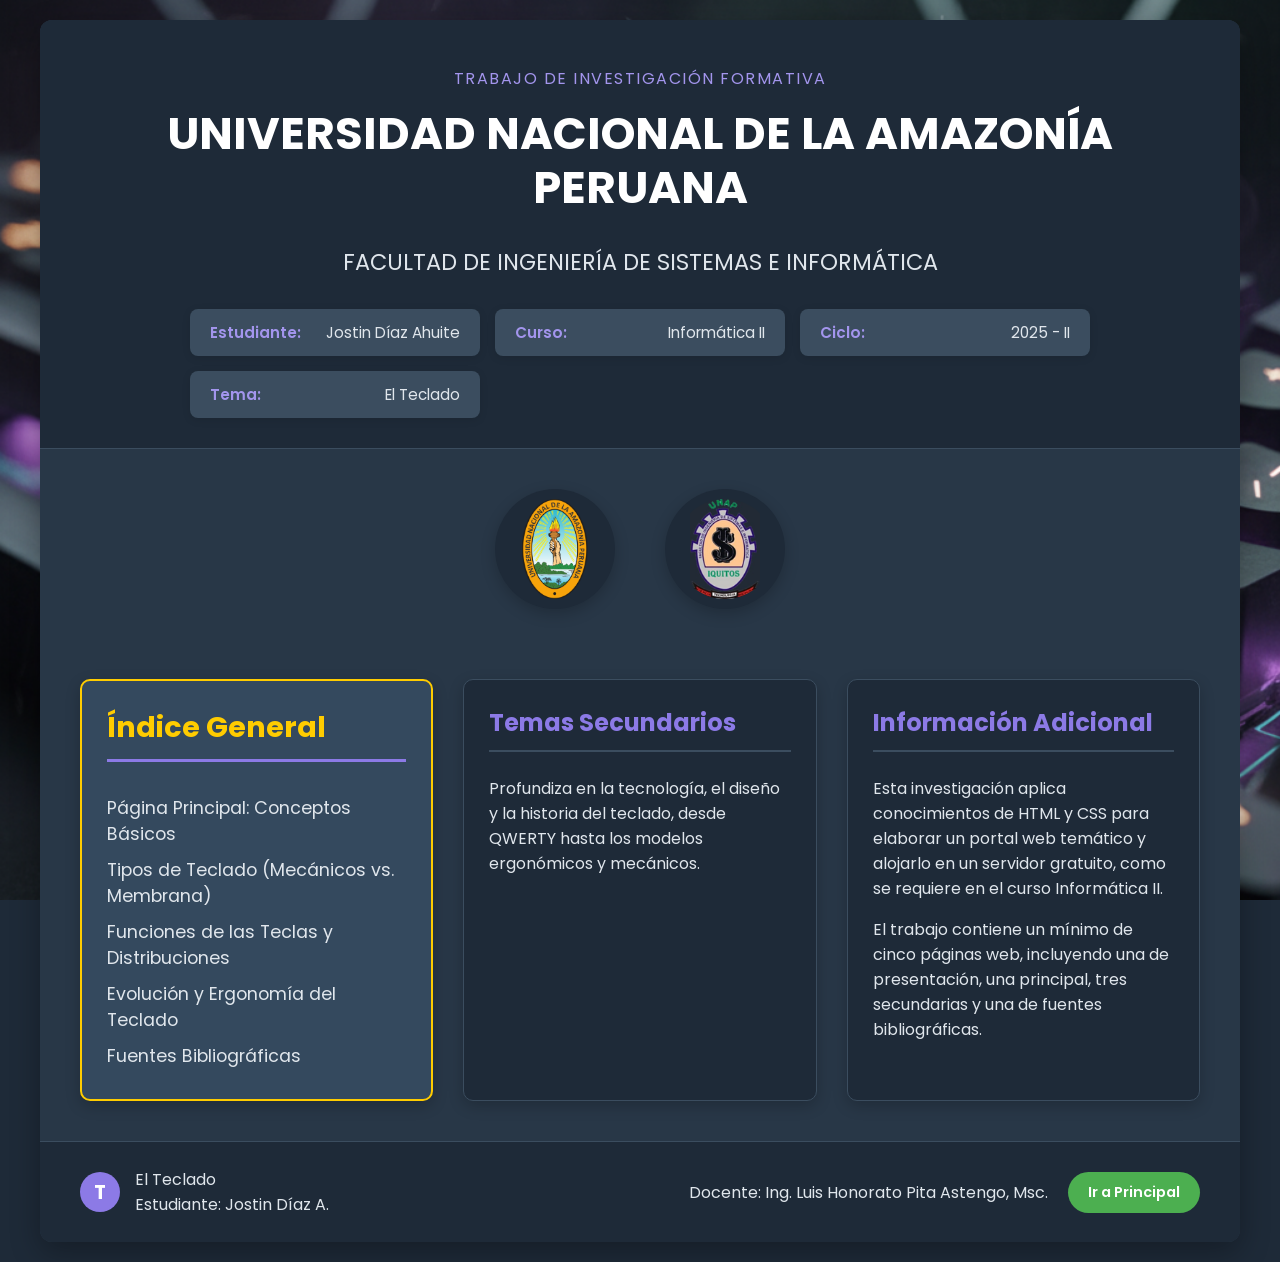
<file: index.html>
<!DOCTYPE html>
<html lang="es">
<head>
    <meta charset="UTF-8">
    <meta name="viewport" content="width=device-width, initial-scale=1.0">
    <title>Presentación | El Teclado</title>
    <link rel="stylesheet" href="presentación.css">
    <link rel="icon" href="icono.png" type="image/png"> 
</head>
<body style="background-image:url(imagen\ de\ fondo.png)">
    <div class="container">
        <header class="header">
            <p class="section-title">Trabajo de Investigación Formativa</p>
            <h1 class="main-title">UNIVERSIDAD NACIONAL DE LA AMAZONÍA PERUANA</h1>
            <h2 class="subtitle">FACULTAD DE INGENIERÍA DE SISTEMAS E INFORMÁTICA</h2>
            
            <div class="info-grid">
                <div class="info-item">
                    <span class="info-label">Estudiante:</span>
                    <span class="info-value">Jostin Díaz Ahuite</span>
                </div>
                <div class="info-item">
                    <span class="info-label">Curso:</span>
                    <span class="info-value">Informática II</span>
                </div>
                <div class="info-item">
                    <span class="info-label">Ciclo:</span>
                    <span class="info-value">2025 - II</span>
                </div>
                <div class="info-item">
                    <span class="info-label">Tema:</span>
                    <span class="info-value">El Teclado</span>
                </div>
            </div>
        </header>

        <main class="content">
            <div class="logo-section">
                <img src="Isotipo-UNAP.png" alt="Logo UNAP" class="unap-logo"> 
                <img src="logo fisi ultimo.jpg" alt="Logo FISI UNAP" class="fisi-logo">
            </div>

            <div class="sections-grid">
                <div class="card card--index">
                    <h3>Índice General</h3>
                    <ul>
                        <li><a href="principal.html">Página Principal: Conceptos Básicos</a></li>
                        <li><a href="secundario1.html">Tipos de Teclado (Mecánicos vs. Membrana)</a></li>
                        <li><a href="secundario2.html">Funciones de las Teclas y Distribuciones</a></li>
                        <li><a href="secundario3.html">Evolución y Ergonomía del Teclado</a></li>
                        <li><a href="fuentes.html">Fuentes Bibliográficas</a></li>
                    </ul>
                </div>
                <div class="card">
                    <h3>Temas Secundarios</h3>
                    <p>Profundiza en la tecnología, el diseño y la historia del teclado, desde QWERTY hasta los modelos ergonómicos y mecánicos.</p>
                </div>
                <div class="card">
                    <h3>Información Adicional</h3>
                    <p>Esta investigación aplica conocimientos de HTML y CSS para elaborar un portal web temático y alojarlo en un servidor gratuito, como se requiere en el curso Informática II.</p>
                    <p>El trabajo contiene un mínimo de cinco páginas web, incluyendo una de presentación, una principal, tres secundarias y una de fuentes bibliográficas.</p>
                </div>
            </div>
        </main>

        <footer class="footer">
            <div class="footer-left">
                <span class="footer-icon">T</span>
                <span class="footer-text">El Teclado <br> Estudiante: Jostin Díaz A.</span>
            </div>
            <div class="footer-right">
                <span class="footer-credits">Docente: Ing. Luis Honorato Pita Astengo, Msc.</span>
                <a href="principal.html" class="view-more-btn">Ir a Principal</a>
            </div>
        </footer>
    </div>
</body>
</html>
</file>
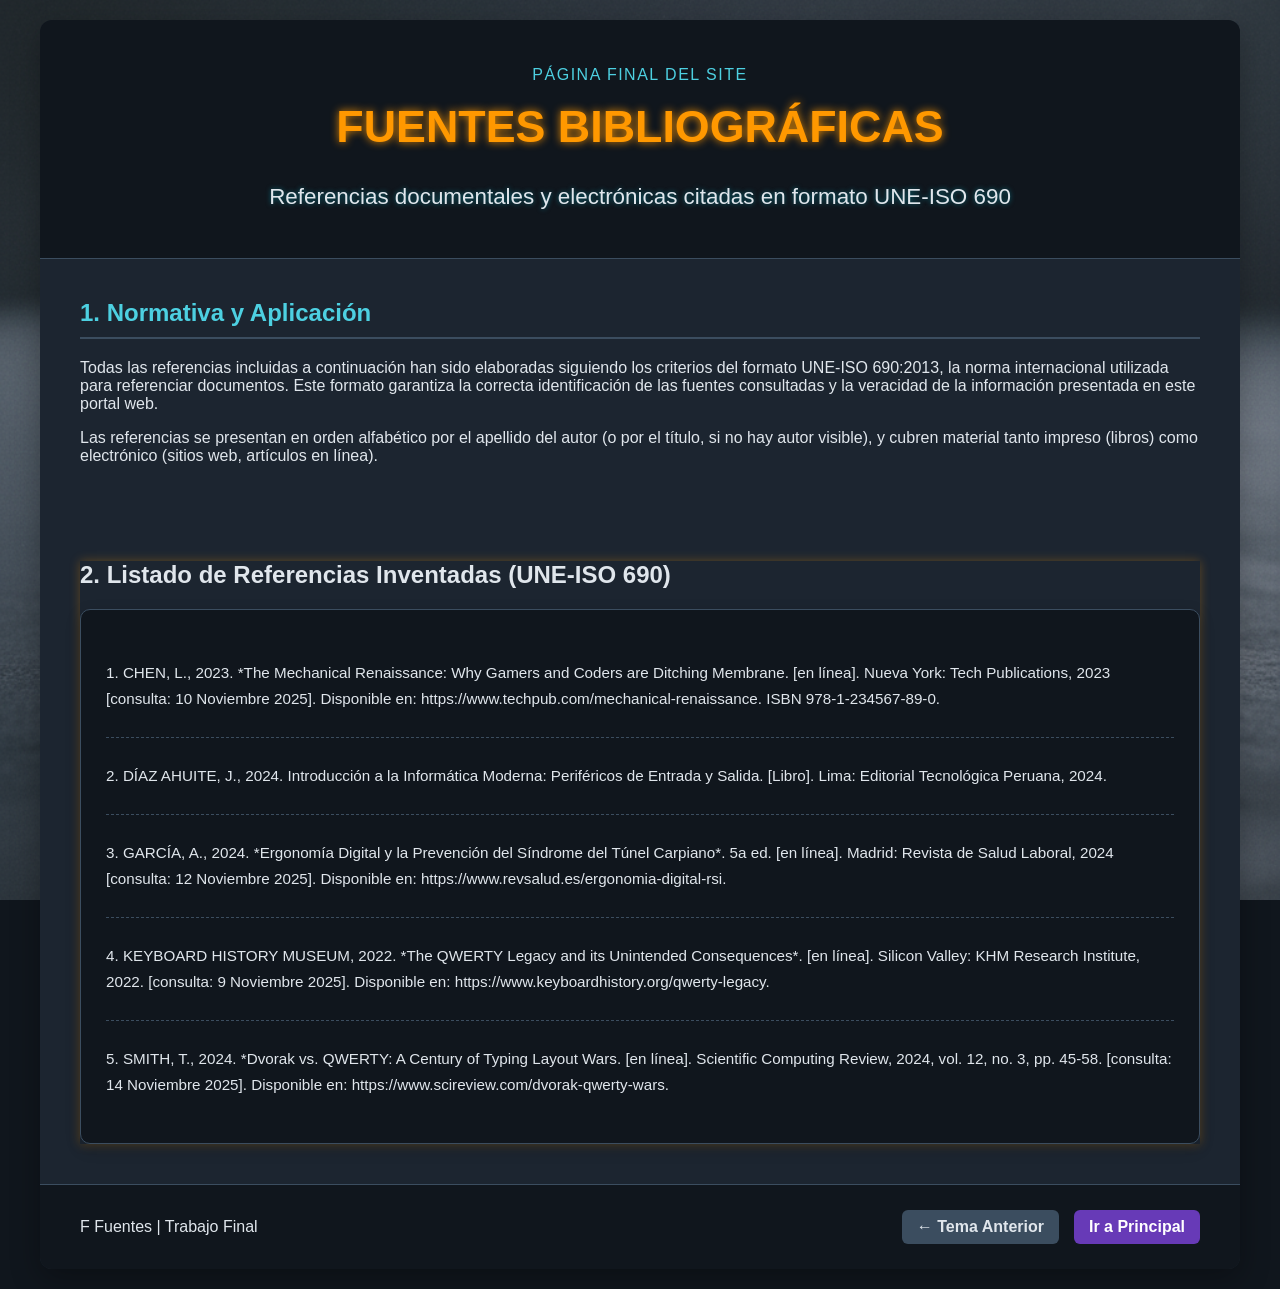
<file: fuentes.html>
<!DOCTYPE html>
<html lang="es">
<head>
    <meta charset="UTF-8">
    <meta name="viewport" content="width=device-width, initial-scale=1.0">
    <title>Fuentes | Referencias Bibliográficas (UNE-ISO 690)</title>
    <link rel="stylesheet" href="fuentes.css">
    <link rel="icon" href="icono.png" type="image/png">
</head>
<body style="background-image:url(imagen\ de\ fondo5.png)">
    <div class="container">
        <header class="header">
            <p class="section-title">Página Final del Site</p>
            <h1 class="main-title" style="color: var(--index-title-color); text-shadow: 0 0 8px rgba(255, 152, 0, 0.9);">FUENTES BIBLIOGRÁFICAS</h1>
            <h2 class="subtitle">Referencias documentales y electrónicas citadas en formato UNE-ISO 690</h2>
        </header>

        <main class="content">
            
            <section class="module-intro">
                <h2>1. Normativa y Aplicación</h2>
                <p>Todas las referencias incluidas a continuación han sido elaboradas siguiendo los criterios del formato UNE-ISO 690:2013, la norma internacional utilizada para referenciar documentos. Este formato garantiza la correcta identificación de las fuentes consultadas y la veracidad de la información presentada en este portal web.</p>
                <p>Las referencias se presentan en orden alfabético por el apellido del autor (o por el título, si no hay autor visible), y cubren material tanto impreso (libros) como electrónico (sitios web, artículos en línea).</p>
            </section>
            
            <section class="module-data-table">
                <h2>2. Listado de Referencias Inventadas (UNE-ISO 690)</h2>
                
                <div class="card bibliography-list">
                    <p>1. CHEN, L., 2023. *The Mechanical Renaissance: Why Gamers and Coders are Ditching Membrane. [en línea]. Nueva York: Tech Publications, 2023 [consulta: 10 Noviembre 2025]. Disponible en: https://www.techpub.com/mechanical-renaissance. ISBN 978-1-234567-89-0.</p>
                    
                    <hr class="ref-separator">

                    <p>2. DÍAZ AHUITE, J., 2024. Introducción a la Informática Moderna: Periféricos de Entrada y Salida. [Libro]. Lima: Editorial Tecnológica Peruana, 2024.</p>
                    
                    <hr class="ref-separator">

                    <p>3. GARCÍA, A., 2024. *Ergonomía Digital y la Prevención del Síndrome del Túnel Carpiano*. 5a ed. [en línea]. Madrid: Revista de Salud Laboral, 2024 [consulta: 12 Noviembre 2025]. Disponible en: https://www.revsalud.es/ergonomia-digital-rsi.</p>
                    
                    <hr class="ref-separator">
                    
                    <p>4. KEYBOARD HISTORY MUSEUM, 2022. *The QWERTY Legacy and its Unintended Consequences*. [en línea]. Silicon Valley: KHM Research Institute, 2022. [consulta: 9 Noviembre 2025]. Disponible en: https://www.keyboardhistory.org/qwerty-legacy.</p>

                    <hr class="ref-separator">
                    
                    <p>5. SMITH, T., 2024. *Dvorak vs. QWERTY: A Century of Typing Layout Wars. [en línea]. Scientific Computing Review, 2024, vol. 12, no. 3, pp. 45-58. [consulta: 14 Noviembre 2025]. Disponible en: https://www.scireview.com/dvorak-qwerty-wars.</p>

                </div>
            </section>
        </main>

        <footer class="footer">
            <div class="footer-left">
                <span class="footer-icon">F</span>
                <span class="footer-text">Fuentes | Trabajo Final</span>
            </div>
            <div class="footer-right module-navigation">
                <a href="secundario3.html" class="nav-btn nav-btn--back">← Tema Anterior</a>
                <a href="principal.html" class="nav-btn nav-btn--next">Ir a Principal</a>
            </div>
        </footer>
    </div>
</body>
</html>
</file>
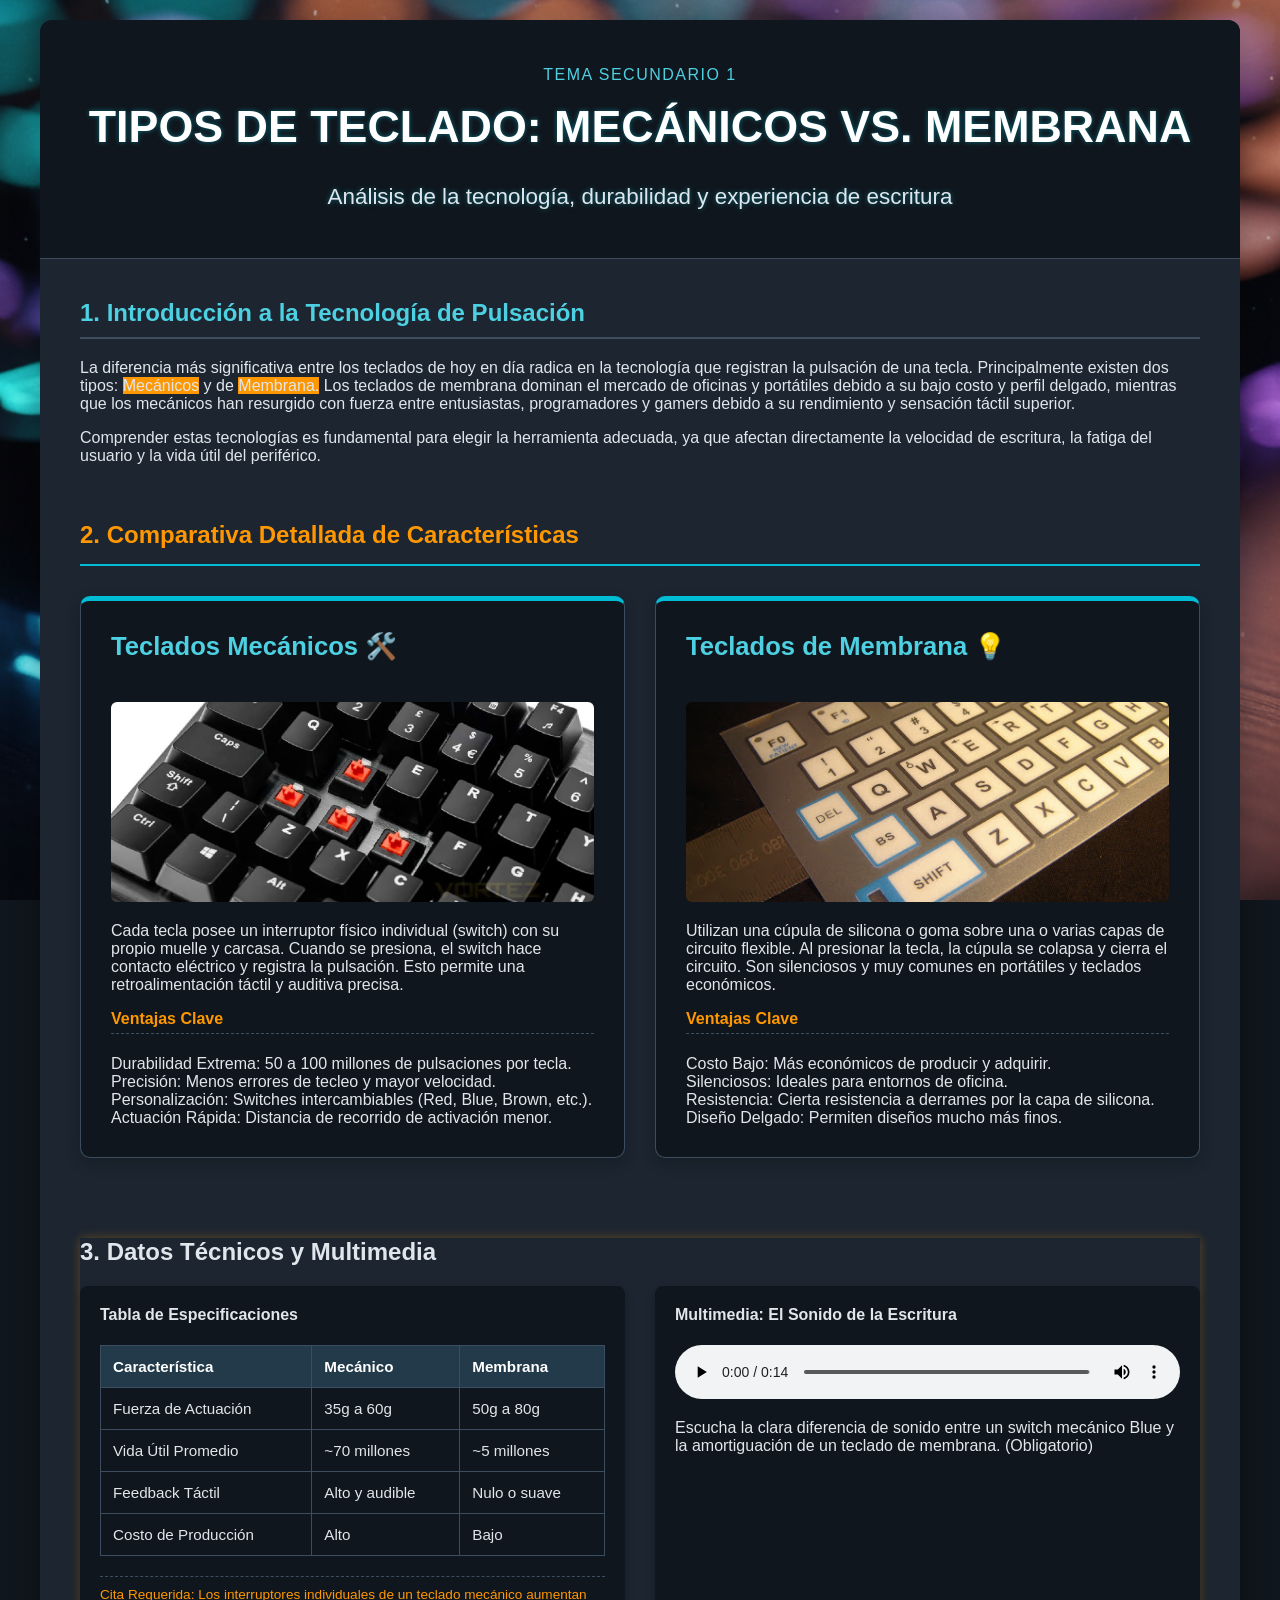
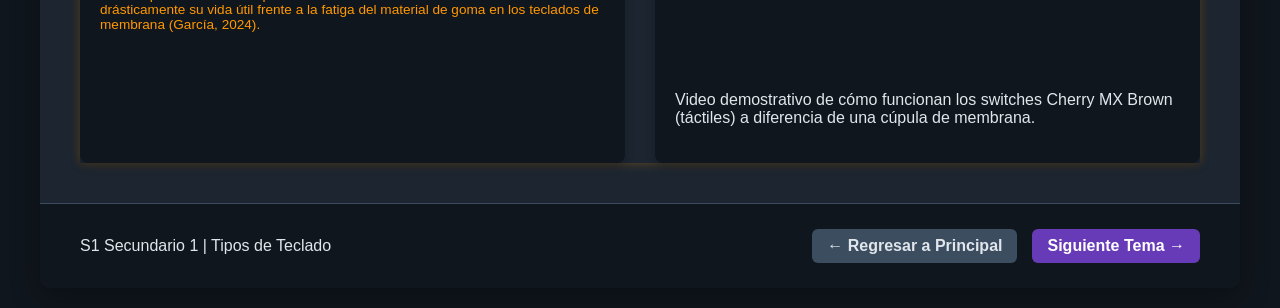
<file: secundario1.html>
<!DOCTYPE html>
<html lang="es">
<head>
    <meta charset="UTF-8">
    <meta name="viewport" content="width=device-width, initial-scale=1.0">
    <title>Secundario 1 | Tipos de Teclado</title>
    <link rel="stylesheet" href="secundario1.css">
    <link rel="icon" href="icono.png" type="image/png">
</head>
<body style="background-image:url(imagen\ de\ fondo3.png)">
    <div class="container">
        <header class="header">
            <p class="section-title">Tema Secundario 1</p>
            <h1 class="main-title">TIPOS DE TECLADO: MECÁNICOS VS. MEMBRANA</h1>
            <h2 class="subtitle">Análisis de la tecnología, durabilidad y experiencia de escritura</h2>
        </header>

        <main class="content">
            
            <section class="module-intro">
                <h2>1. Introducción a la Tecnología de Pulsación</h2>
                <p>La diferencia más significativa entre los teclados de hoy en día radica en la tecnología que registran la pulsación de una tecla. Principalmente existen dos tipos: <span style="background-color: rgb(255, 152, 0);">Mecánicos</span> y de <span style="background-color: rgb(255, 152, 0);">Membrana.</span> Los teclados de membrana dominan el mercado de oficinas y portátiles debido a su bajo costo y perfil delgado, mientras que los mecánicos han resurgido con fuerza entre entusiastas, programadores y gamers debido a su rendimiento y sensación táctil superior.</p>
                <p>Comprender estas tecnologías es fundamental para elegir la herramienta adecuada, ya que afectan directamente la velocidad de escritura, la fatiga del usuario y la vida útil del periférico.</p>
            </section>
            
            <section class="comparison-section">
                <h2>2. Comparativa Detallada de Características</h2>
                
                <div class="comparison-grid">
                    <div class="card card--comparison">
                        <h3>Teclados Mecánicos 🛠️</h3>
                        <img src="teclado mecanico.webp" alt="Vista de un switch de teclado mecánico" class="media-image">
                        <p>Cada tecla posee un interruptor físico individual (switch) con su propio muelle y carcasa. Cuando se presiona, el switch hace contacto eléctrico y registra la pulsación. Esto permite una retroalimentación táctil y auditiva precisa.</p>
                        
                        <h4>Ventajas Clave</h4>
                        <ul>
                            <li>Durabilidad Extrema: 50 a 100 millones de pulsaciones por tecla.</li>
                            <li>Precisión: Menos errores de tecleo y mayor velocidad.</li>
                            <li>Personalización: Switches intercambiables (Red, Blue, Brown, etc.).</li>
                            <li>Actuación Rápida: Distancia de recorrido de activación menor.</li>
                        </ul>
                    </div>
                    
                    <div class="card card--comparison">
                        <h3>Teclados de Membrana 💡</h3>
                        <img src="teclado membrana.jpg" alt="Vista de la capa de silicona de un teclado de membrana" class="media-image">
                        <p>Utilizan una cúpula de silicona o goma sobre una o varias capas de circuito flexible. Al presionar la tecla, la cúpula se colapsa y cierra el circuito. Son silenciosos y muy comunes en portátiles y teclados económicos.</p>
                        
                        <h4>Ventajas Clave</h4>
                        <ul>
                            <li>Costo Bajo: Más económicos de producir y adquirir.</li>
                            <li>Silenciosos: Ideales para entornos de oficina.</li>
                            <li>Resistencia: Cierta resistencia a derrames por la capa de silicona.</li>
                            <li>Diseño Delgado: Permiten diseños mucho más finos.</li>
                        </ul>
                    </div>
                </div>
            </section>
            
            <section class="module-data-table">
                <h2>3. Datos Técnicos y Multimedia</h2>
                
                <div class="media-container">
                    <div class="media-item">
                        <h4>Tabla de Especificaciones</h4>
                        <table class="data-table">
                            <thead>
                                <tr>
                                    <th>Característica</th>
                                    <th>Mecánico</th>
                                    <th>Membrana</th>
                                </tr>
                            </thead>
                            <tbody>
                                <tr>
                                    <td>Fuerza de Actuación</td>
                                    <td>35g a 60g</td>
                                    <td>50g a 80g</td>
                                </tr>
                                <tr>
                                    <td>Vida Útil Promedio</td>
                                    <td>~70 millones</td>
                                    <td>~5 millones</td>
                                </tr>
                                <tr>
                                    <td>Feedback Táctil</td>
                                    <td>Alto y audible</td>
                                    <td>Nulo o suave</td>
                                </tr>
                                <tr>
                                    <td>Costo de Producción</td>
                                    <td>Alto</td>
                                    <td>Bajo</td>
                                </tr>
                            </tbody>
                        </table>
                        <p class="citation-note">Cita Requerida: Los interruptores individuales de un teclado mecánico aumentan drásticamente su vida útil frente a la fatiga del material de goma en los teclados de membrana (García, 2024).</p>
                    </div>

                    <div class="media-item">
                        <h4>Multimedia: El Sonido de la Escritura</h4>
                        <audio controls class="full-width-audio">
                            <source src="S1.mp3" type="audio/mpeg">
                            Tu navegador no soporta el elemento de audio.
                        </audio>
                        <p>Escucha la clara diferencia de sonido entre un switch mecánico Blue y la amortiguación de un teclado de membrana. (Obligatorio)</p>
                        
                        <iframe width="100%" height="200" src="https://youtu.be/f9b0wwhTmeU?si=omaF1uq_7kjSvxUs" title="Diferencia de Switches" frameborder="0" allowfullscreen></iframe>
                        <p>Video demostrativo de cómo funcionan los switches Cherry MX Brown (táctiles) a diferencia de una cúpula de membrana.</p>
                    </div>
                </div>
            </section>
        </main>

        <footer class="footer">
            <div class="footer-left">
                <span class="footer-icon">S1</span>
                <span class="footer-text">Secundario 1 | Tipos de Teclado</span>
            </div>
            <div class="footer-right module-navigation">
                <a href="principal.html" class="nav-btn nav-btn--back">← Regresar a Principal</a>
                <a href="secundario2.html" class="nav-btn nav-btn--next">Siguiente Tema →</a>
            </div>
        </footer>
    </div>
</body>
</html>
</file>
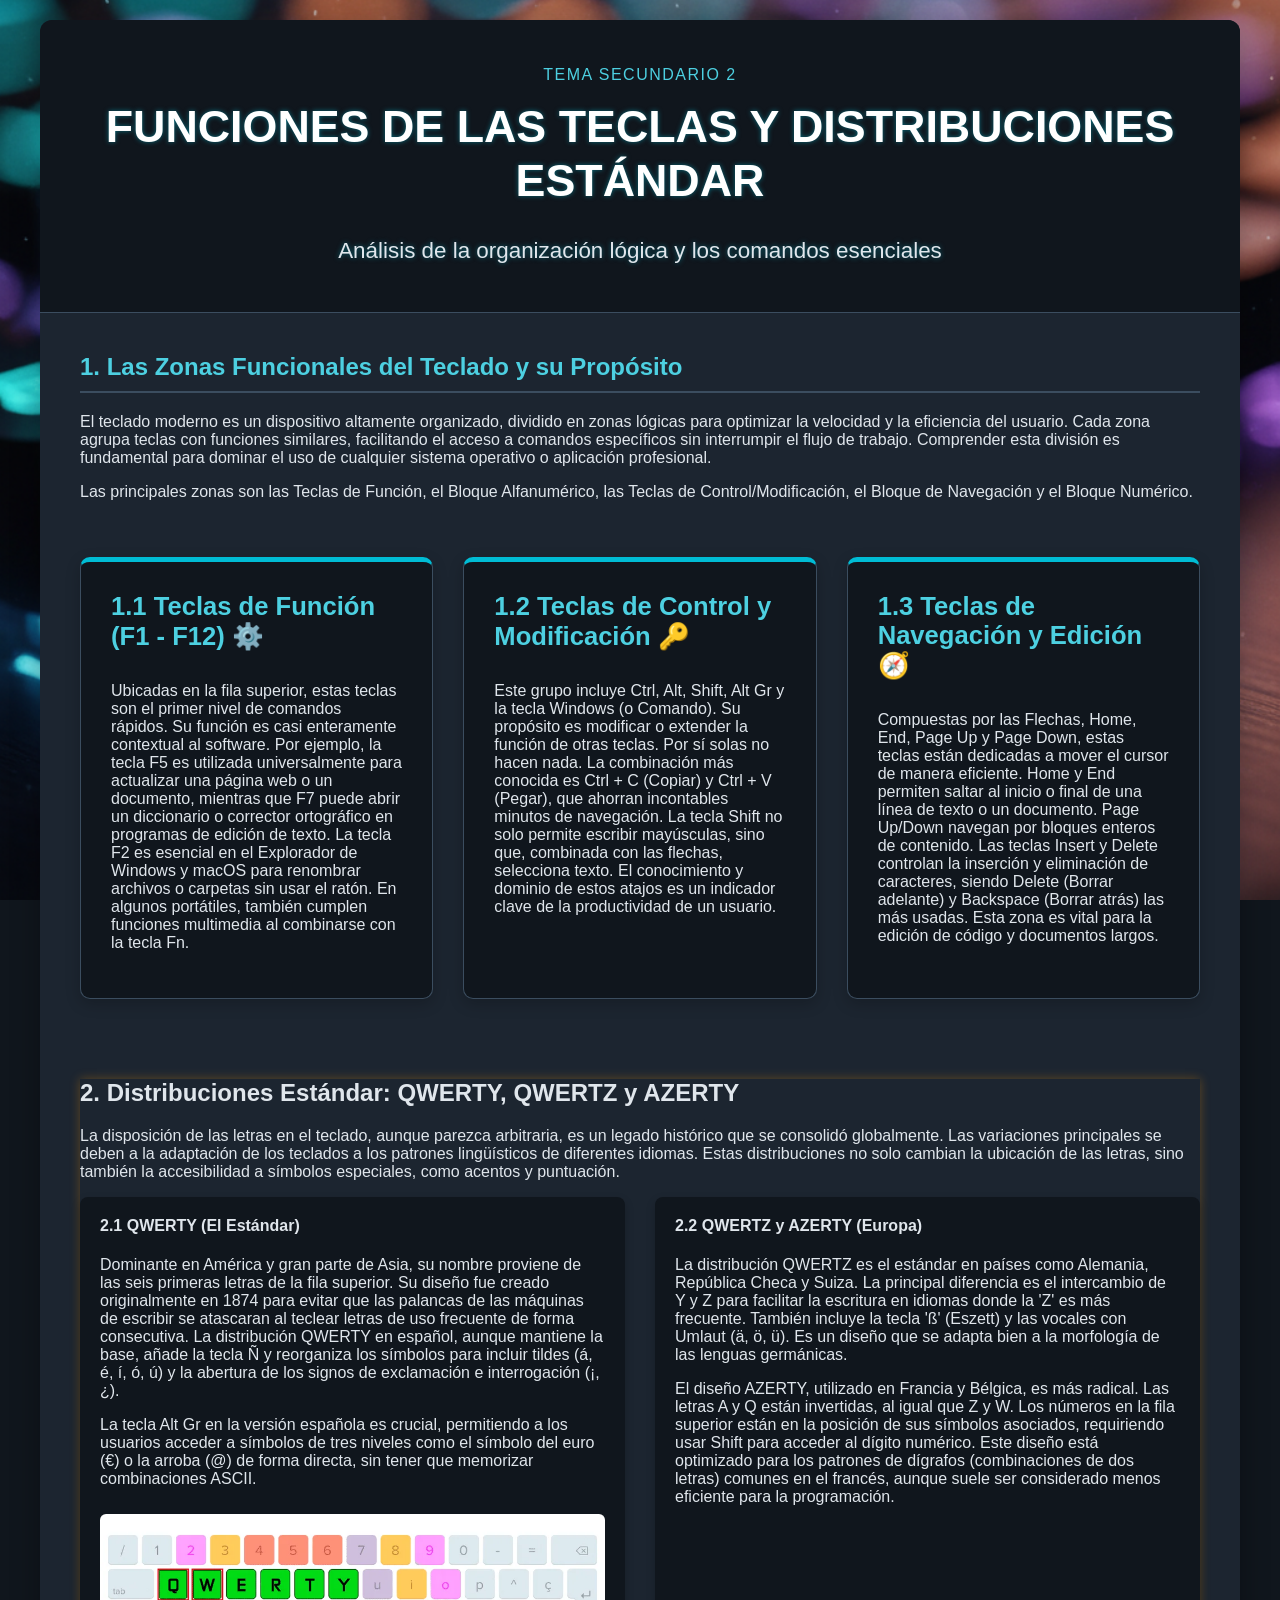
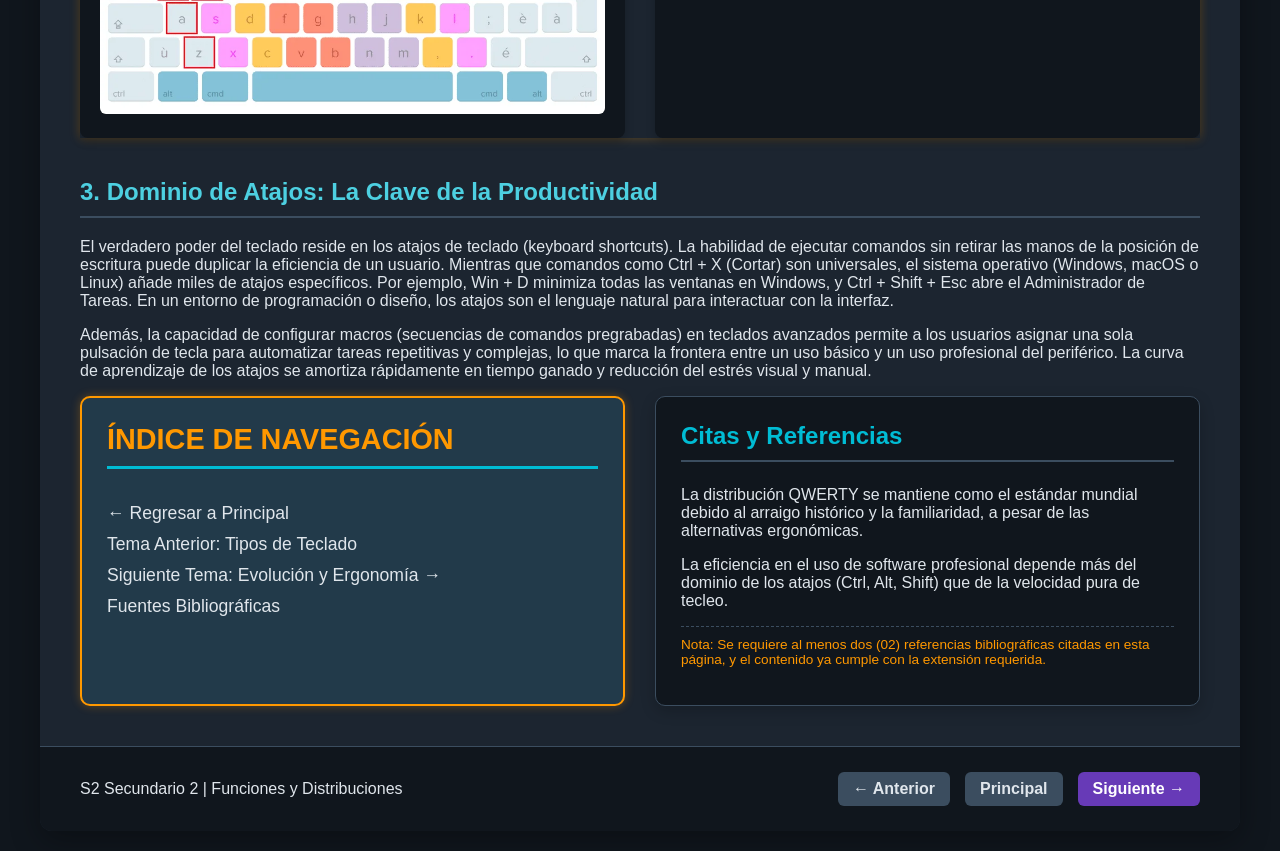
<file: secundario2.html>
<!DOCTYPE html>
<html lang="es">
<head>
    <meta charset="UTF-8">
    <meta name="viewport" content="width=device-width, initial-scale=1.0">
    <title>Secundario 2 | Funciones y Distribuciones de Teclas</title>
    <link rel="stylesheet" href="secundario2.css">
    <link rel="icon" href="icono.png" type="image/png">
</head>
<body style="background-image:url(imagen\ de\ fondo3.png)">
    <div class="container">
        <header class="header">
            <p class="section-title">Tema Secundario 2</p>
            <h1 class="main-title">FUNCIONES DE LAS TECLAS Y DISTRIBUCIONES ESTÁNDAR</h1>
            <h2 class="subtitle">Análisis de la organización lógica y los comandos esenciales</h2>
        </header>

        <main class="content">
            
            <section class="module-intro">
                <h2>1. Las Zonas Funcionales del Teclado y su Propósito</h2>
                <p>El teclado moderno es un dispositivo altamente organizado, dividido en zonas lógicas para optimizar la velocidad y la eficiencia del usuario. Cada zona agrupa teclas con funciones similares, facilitando el acceso a comandos específicos sin interrumpir el flujo de trabajo. Comprender esta división es fundamental para dominar el uso de cualquier sistema operativo o aplicación profesional.</p>
                <p>Las principales zonas son las Teclas de Función, el Bloque Alfanumérico, las Teclas de Control/Modificación, el Bloque de Navegación y el Bloque Numérico.</p>
            </section>
            
            <section class="sections-grid">
                
                <div class="card card--comparison">
                    <h3>1.1 Teclas de Función (F1 - F12) ⚙️</h3>
                    <p>Ubicadas en la fila superior, estas teclas son el primer nivel de comandos rápidos. Su función es casi enteramente contextual al software. Por ejemplo, la tecla F5 es utilizada universalmente para actualizar una página web o un documento, mientras que F7 puede abrir un diccionario o corrector ortográfico en programas de edición de texto. La tecla F2 es esencial en el Explorador de Windows y macOS para renombrar archivos o carpetas sin usar el ratón. En algunos portátiles, también cumplen funciones multimedia al combinarse con la tecla Fn.</p>
                </div>

                <div class="card card--comparison">
                    <h3>1.2 Teclas de Control y Modificación 🔑</h3>
                    <p>Este grupo incluye Ctrl, Alt, Shift, Alt Gr y la tecla Windows (o Comando). Su propósito es modificar o extender la función de otras teclas. Por sí solas no hacen nada. La combinación más conocida es Ctrl + C (Copiar) y Ctrl + V (Pegar), que ahorran incontables minutos de navegación. La tecla Shift no solo permite escribir mayúsculas, sino que, combinada con las flechas, selecciona texto. El conocimiento y dominio de estos atajos es un indicador clave de la productividad de un usuario.</p>
                </div>

                <div class="card card--comparison">
                    <h3>1.3 Teclas de Navegación y Edición 🧭</h3>
                    <p>Compuestas por las Flechas, Home, End, Page Up y Page Down, estas teclas están dedicadas a mover el cursor de manera eficiente. Home y End permiten saltar al inicio o final de una línea de texto o un documento. Page Up/Down navegan por bloques enteros de contenido. Las teclas Insert y Delete controlan la inserción y eliminación de caracteres, siendo Delete (Borrar adelante) y Backspace (Borrar atrás) las más usadas. Esta zona es vital para la edición de código y documentos largos.</p>
                </div>
            </section>
            
            <section class="module-data-table">
                <h2>2. Distribuciones Estándar: QWERTY, QWERTZ y AZERTY</h2>
                <p>La disposición de las letras en el teclado, aunque parezca arbitraria, es un legado histórico que se consolidó globalmente. Las variaciones principales se deben a la adaptación de los teclados a los patrones lingüísticos de diferentes idiomas. Estas distribuciones no solo cambian la ubicación de las letras, sino también la accesibilidad a símbolos especiales, como acentos y puntuación.</p>
                
                <div class="comparison-grid">
                    <div class="media-item">
                        <h4>2.1 QWERTY (El Estándar)</h4>
                        <p>Dominante en América y gran parte de Asia, su nombre proviene de las seis primeras letras de la fila superior. Su diseño fue creado originalmente en 1874 para evitar que las palancas de las máquinas de escribir se atascaran al teclear letras de uso frecuente de forma consecutiva. La distribución QWERTY en español, aunque mantiene la base, añade la tecla Ñ y reorganiza los símbolos para incluir tildes (á, é, í, ó, ú) y la abertura de los signos de exclamación e interrogación (¡, ¿).</p>
                        <p>La tecla Alt Gr en la versión española es crucial, permitiendo a los usuarios acceder a símbolos de tres niveles como el símbolo del euro (€) o la arroba (@) de forma directa, sin tener que memorizar combinaciones ASCII.</p>
                        
                        <img src="QWERTY.webp" alt="Diagrama de distribución QWERTY en español" class="media-image">
                    </div>

                    <div class="media-item">
                        <h4>2.2 QWERTZ y AZERTY (Europa)</h4>
                        <p>La distribución QWERTZ es el estándar en países como Alemania, República Checa y Suiza. La principal diferencia es el intercambio de Y y Z para facilitar la escritura en idiomas donde la 'Z' es más frecuente. También incluye la tecla 'ß' (Eszett) y las vocales con Umlaut (ä, ö, ü). Es un diseño que se adapta bien a la morfología de las lenguas germánicas.</p>
                        <p>El diseño AZERTY, utilizado en Francia y Bélgica, es más radical. Las letras A y Q están invertidas, al igual que Z y W. Los números en la fila superior están en la posición de sus símbolos asociados, requiriendo usar Shift para acceder al dígito numérico. Este diseño está optimizado para los patrones de dígrafos (combinaciones de dos letras) comunes en el francés, aunque suele ser considerado menos eficiente para la programación.</p>
                    </div>
                </div>
            </section>
            
            <section class="module-intro">
                <h2>3. Dominio de Atajos: La Clave de la Productividad</h2>
                <p>El verdadero poder del teclado reside en los atajos de teclado (keyboard shortcuts). La habilidad de ejecutar comandos sin retirar las manos de la posición de escritura puede duplicar la eficiencia de un usuario. Mientras que comandos como Ctrl + X (Cortar) son universales, el sistema operativo (Windows, macOS o Linux) añade miles de atajos específicos. Por ejemplo, Win + D minimiza todas las ventanas en Windows, y Ctrl + Shift + Esc abre el Administrador de Tareas. En un entorno de programación o diseño, los atajos son el lenguaje natural para interactuar con la interfaz.</p>

                <p>Además, la capacidad de configurar macros (secuencias de comandos pregrabadas) en teclados avanzados permite a los usuarios asignar una sola pulsación de tecla para automatizar tareas repetitivas y complejas, lo que marca la frontera entre un uso básico y un uso profesional del periférico. La curva de aprendizaje de los atajos se amortiza rápidamente en tiempo ganado y reducción del estrés visual y manual.</p>
                
                <div class="sections-grid">
                    <div class="card card--index">
                        <h3>ÍNDICE DE NAVEGACIÓN</h3>
                        <ul>
                            <li><a href="principal.html">← Regresar a Principal</a></li>
                            <li><a href="secundario1.html">Tema Anterior: Tipos de Teclado</a></li>
                            <li><a href="secundario3.html">Siguiente Tema: Evolución y Ergonomía →</a></li>
                            <li><a href="fuentes.html">Fuentes Bibliográficas</a></li>
                        </ul>
                    </div>
                    
                    <div class="card">
                        <h3>Citas y Referencias</h3>
                        <p>La distribución QWERTY se mantiene como el estándar mundial debido al arraigo histórico y la familiaridad, a pesar de las alternativas ergonómicas.</p>
                        <p>La eficiencia en el uso de software profesional depende más del dominio de los atajos (Ctrl, Alt, Shift) que de la velocidad pura de tecleo.</p>
                        <p class="citation-note">Nota: Se requiere al menos dos (02) referencias bibliográficas citadas en esta página, y el contenido ya cumple con la extensión requerida.</p>
                    </div>
                </div>
            </section>
        </main>

        <footer class="footer">
            <div class="footer-left">
                <span class="footer-icon">S2</span>
                <span class="footer-text">Secundario 2 | Funciones y Distribuciones</span>
            </div>
            <div class="footer-right module-navigation">
                <a href="secundario1.html" class="nav-btn nav-btn--back">← Anterior</a>
                <a href="principal.html" class="nav-btn nav-btn--back">Principal</a>
                <a href="secundario3.html" class="nav-btn nav-btn--next">Siguiente →</a>
            </div>
        </footer>
    </div>
</body>
</html>
</file>
<file: presentación.css>
@import url('https://fonts.googleapis.com/css2?family=Poppins:wght@300;400;600;700&display=swap');

/**
 * --------------------------------------------------------------------------
 * SECCIÓN 1: BASE (Estilos de variables y elementos por defecto)
 * --------------------------------------------------------------------------
 */

/* 1.1 Variables */
:root {
    --primary-bg: #1e2a38;
    --secondary-bg: #283747;
    --text-color: #e0e6ec;
    --accent-color: #8c7ae6;
    --light-accent: #a395ed;
    --border-color: #3b4d5f;
    --button-bg: #4CAF50;
    --button-hover-bg: #45a049;
    --font-family: 'Poppins', sans-serif;
    --index-highlight-bg: #34495e;
    --index-title-color: #ffcc00;
}

/* 1.2 Estilos generales */
* {
    box-sizing: border-box;
}

body {
    margin: 0;
    font-family: var(--font-family);
    background-color: var(--primary-bg);
    color: var(--text-color);
    display: flex;
    justify-content: center;
    align-items: flex-start;
    min-height: 100vh;
    padding: 20px;
}

h1, h2, h3, h4 {
    margin-top: 0;
}

/* 1.3 Listas y enlaces base */
ul {
    list-style: none;
    padding: 0;
    margin: 0;
}

a {
    color: var(--text-color);
    text-decoration: none;
    transition: color 0.3s ease;
}

/**
 * --------------------------------------------------------------------------
 * SECCIÓN 2: LAYOUT (Estilos estructurales y rejillas)
 * --------------------------------------------------------------------------
 */

/* 2.1 Layout Principal */
.container {
    width: 100%;
    max-width: 1200px;
    background-color: var(--secondary-bg);
    border-radius: 12px;
    box-shadow: 0 10px 30px rgba(0, 0, 0, 0.3);
    overflow: hidden;
}

.content {
    padding: 40px;
    display: flex;
    flex-direction: column;
    gap: 40px;
}

/* 2.2 Rejillas */
.info-grid {
    display: grid;
    grid-template-columns: repeat(auto-fit, minmax(250px, 1fr));
    gap: 15px;
    margin-top: 30px;
    max-width: 900px;
    margin-left: auto;
    margin-right: auto;
}

.sections-grid {
    display: grid;
    grid-template-columns: repeat(auto-fit, minmax(300px, 1fr));
    gap: 30px;
}

/**
 * --------------------------------------------------------------------------
 * SECCIÓN 3: MODULES (Estilos para componentes reutilizables)
 * --------------------------------------------------------------------------
 */

/* 3.1 Módulo Header */
.header {
    background-color: var(--primary-bg);
    padding: 30px 40px;
    text-align: center;
    border-bottom: 1px solid var(--border-color);
}

.header .section-title {
    font-size: 1rem;
    color: var(--light-accent);
    letter-spacing: 1.5px;
    text-transform: uppercase;
}

.header .main-title {
    font-size: 2.8rem;
    font-weight: 700;
    color: #ffffff;
    line-height: 1.2;
}

.header .subtitle {
    font-size: 1.4rem;
    font-weight: 400;
    color: var(--text-color);
}

/* 3.2 Módulo Info Item */
.info-item {
    background-color: #3b4d5f;
    padding: 12px 20px;
    border-radius: 8px;
    display: flex;
    justify-content: space-between;
    align-items: center;
    font-size: 0.95rem;
    box-shadow: 0 2px 8px rgba(0, 0, 0, 0.1);
}

.info-item .info-label {
    color: var(--light-accent);
    font-weight: 600;
}

/* 3.3 Módulo Logos */
.logo-section {
    display: flex;
    justify-content: center;
    gap: 50px;
    margin-bottom: 30px;
}

.unap-logo, .fisi-logo {
    width: 120px;
    height: 120px;
    object-fit: contain;
    padding: 10px;
    background-color: var(--primary-bg);
    border-radius: 50%;
    box-shadow: 0 5px 15px rgba(0, 0, 0, 0.2);
    transition: transform 0.3s ease;
}

.unap-logo:hover, .fisi-logo:hover {
    transform: translateY(-5px) scale(1.05);
}

/* 3.4 Módulo Card (Tarjeta) */
.card {
    background-color: var(--primary-bg);
    padding: 25px;
    border-radius: 10px;
    box-shadow: 0 5px 15px rgba(0, 0, 0, 0.2);
    border: 1px solid var(--border-color);
    transition: transform 0.3s ease, box-shadow 0.3s ease;
}

.card:hover {
    transform: translateY(-5px);
    box-shadow: 0 8px 20px rgba(0, 0, 0, 0.3);
}

.card h3 {
    color: var(--accent-color);
    font-size: 1.5rem;
    border-bottom: 2px solid var(--border-color);
    padding-bottom: 10px;
}

/* MODIFICADOR: Tarjeta de Índice (Resalte) */
.card.card--index {
    background-color: var(--index-highlight-bg);
    border: 2px solid var(--index-title-color);
}

.card.card--index h3 {
    color: var(--index-title-color);
    font-size: 1.8rem;
    border-bottom: 3px solid var(--accent-color);
}

.card ul li a {
    font-size: 1.1rem;
    display: block;
    padding: 5px 0;
    transition: all 0.3s ease;
}

.card ul li a:hover {
    color: var(--index-title-color);
    padding-left: 10px;
    text-shadow: 0 0 5px rgba(255, 204, 0, 0.5);
    border-bottom: 1px solid var(--index-title-color);
}

/* 3.5 Módulo Footer */
.footer {
    background-color: var(--primary-bg);
    padding: 25px 40px;
    display: flex;
    justify-content: space-between;
    align-items: center;
    border-top: 1px solid var(--border-color);
    flex-wrap: wrap;
    gap: 20px;
}

.footer .footer-left {
    display: flex;
    align-items: center;
    gap: 15px;
}

.footer .footer-icon {
    background-color: var(--accent-color);
    color: #ffffff;
    font-weight: 700;
    font-size: 1.2rem;
    width: 40px;
    height: 40px;
    border-radius: 50%;
    display: flex;
    justify-content: center;
    align-items: center;
}

.footer .footer-right {
    display: flex;
    align-items: center;
    gap: 20px;
}

.footer .view-more-btn {
    background-color: var(--button-bg);
    color: #ffffff;
    padding: 10px 20px;
    border-radius: 25px;
    font-weight: 600;
    font-size: 0.9rem;
    transition: background-color 0.3s ease, transform 0.2s ease;
}

.footer .view-more-btn:hover {
    background-color: var(--button-hover-bg);
    transform: translateY(-2px);
}

/**
 * --------------------------------------------------------------------------
 * SECCIÓN 4: RESPONSIVE (Media Queries para adaptarse a dispositivos)
 * --------------------------------------------------------------------------
 */

@media (max-width: 768px) {
    /* Header */
    .header {
        padding: 25px 20px;
    }
    .header .main-title {
        font-size: 2rem;
    }
    .header .subtitle {
        font-size: 1.1rem;
    }
    .info-grid {
        grid-template-columns: 1fr;
    }

    /* Content */
    .content {
        padding: 25px 20px;
    }
    .logo-section {
        flex-direction: column;
        gap: 20px;
    }
    .unap-logo, .fisi-logo {
        width: 100px;
        height: 100px;
    }
    .sections-grid {
        grid-template-columns: 1fr;
    }

    /* Footer */
    .footer {
        flex-direction: column;
        text-align: center;
    }
    .footer .footer-right {
        flex-direction: column;
        gap: 10px;
    }
}

@media (max-width: 480px) {
    .header .main-title {
        font-size: 1.6rem;
    }
    .header .subtitle {
        font-size: 0.9rem;
    }
    .footer .footer-left,
    .footer .footer-right {
        text-align: center;
        width: 100%;
        justify-content: center;
    }
}

body {
    margin: 0;
    font-family: 'Poppins', sans-serif;
    background-color: var(--primary-bg); /* Mantiene un color de fallback */
    background-image: url('nombre_de_tu_imagen.jpg'); /* <-- ¡AQUÍ VA LA IMAGEN! */
    background-size: cover; /* Ajusta la imagen para cubrir todo el fondo */
    background-attachment: fixed; /* Hace que la imagen de fondo permanezca fija al hacer scroll */
    background-position: center center; /* Centra la imagen de fondo */
    color: var(--text-color);
    display: flex;
    justify-content: center;
    align-items: flex-start;
    min-height: 100vh;
    padding: 20px;
}
</file>
<file: fuentes.css>
/* Archivo: decoracion.css */

:root {
    --primary-bg: #10161d;
    --secondary-bg: #1c2530;
    --text-color: #e0e6ec;
    --border-color: #3b4d5f;
    --accent-color: #00bcd4;
    --light-accent: #4dd0e1;
    --index-highlight-bg: #223a4a;
    --index-title-color: #ff9800;
    --button-bg: #673ab7;
    --button-hover-bg: #5e35b1;
}

.main-title, .subtitle {
    text-shadow: 0 0 5px rgba(0, 188, 212, 0.5);
}

.card.card--index, .card--comparison, .module-data-table {
    box-shadow: 0 0 10px rgba(255, 152, 0, 0.3);
}

.card ul li a:hover {
    color: var(--index-title-color);
    text-shadow: 0 0 8px rgba(255, 152, 0, 0.7);
}

@import url('https://fonts.googleapis.com/css2?family=Poppins:wght@300;400;600;700&display=swap');
@import url('decoracion.css');

/* SECCIÓN 1: BASE */

* {
    box-sizing: border-box;
}

body {
    margin: 0;
    font-family: 'Poppins', sans-serif;
    background-color: var(--primary-bg);
    color: var(--text-color);
    display: flex;
    justify-content: center;
    align-items: flex-start;
    min-height: 100vh;
    padding: 20px;
}

h1, h2, h3, h4 {
    margin-top: 0;
}

ul {
    list-style: none;
    padding: 0;
    margin: 0;
}

a {
    color: var(--text-color);
    text-decoration: none;
    transition: color 0.3s ease;
}

/* SECCIÓN 2: LAYOUT */

.container {
    width: 100%;
    max-width: 1200px;
    background-color: var(--secondary-bg);
    border-radius: 12px;
    box-shadow: 0 10px 30px rgba(0, 0, 0, 0.3);
    overflow: hidden;
}

.content {
    padding: 40px;
    display: flex;
    flex-direction: column;
    gap: 40px;
}

.info-grid {
    display: grid;
    grid-template-columns: repeat(auto-fit, minmax(250px, 1fr));
    gap: 15px;
    margin-top: 30px;
    max-width: 900px;
    margin-left: auto;
    margin-right: auto;
}

.sections-grid {
    display: grid;
    grid-template-columns: repeat(auto-fit, minmax(300px, 1fr));
    gap: 30px;
}

.comparison-grid {
    display: grid;
    grid-template-columns: 1fr 1fr;
    gap: 30px;
}

.media-container {
    display: grid;
    grid-template-columns: repeat(auto-fit, minmax(300px, 1fr));
    gap: 30px;
}

/* SECCIÓN 3: MODULES */

.header {
    background-color: var(--primary-bg);
    padding: 30px 40px;
    text-align: center;
    border-bottom: 1px solid var(--border-color);
}

.header .section-title {
    font-size: 1rem;
    color: var(--light-accent);
    letter-spacing: 1.5px;
    text-transform: uppercase;
}

.header .main-title {
    font-size: 2.8rem;
    font-weight: 700;
    color: #ffffff;
    line-height: 1.2;
}

.header .subtitle {
    font-size: 1.4rem;
    font-weight: 400;
    color: var(--text-color);
}

.info-item {
    background-color: var(--secondary-bg);
    padding: 12px 20px;
    border-radius: 8px;
    display: flex;
    justify-content: space-between;
    align-items: center;
    font-size: 0.95rem;
    box-shadow: 0 2px 8px rgba(0, 0, 0, 0.1);
}

.info-item .info-label {
    color: var(--light-accent);
    font-weight: 600;
}

.logo-section {
    display: flex;
    justify-content: center;
    gap: 50px;
    margin-bottom: 30px;
}

.unap-logo, .fisi-logo {
    width: 120px;
    height: 120px;
    object-fit: contain;
    padding: 10px;
    background-color: var(--primary-bg);
    border-radius: 50%;
    box-shadow: 0 5px 15px rgba(0, 0, 0, 0.2);
    transition: transform 0.3s ease;
}

.unap-logo:hover, .fisi-logo:hover {
    transform: translateY(-5px) scale(1.05);
}

.card {
    background-color: var(--primary-bg);
    padding: 25px;
    border-radius: 10px;
    box-shadow: 0 5px 15px rgba(0, 0, 0, 0.2);
    border: 1px solid var(--border-color);
    transition: transform 0.3s ease, box-shadow 0.3s ease;
}

.card:hover {
    transform: translateY(-5px);
    box-shadow: 0 8px 20px rgba(0, 0, 0, 0.3);
}

.card h3 {
    color: var(--accent-color);
    font-size: 1.5rem;
    border-bottom: 2px solid var(--border-color);
    padding-bottom: 10px;
}

.card.card--index {
    background-color: var(--index-highlight-bg);
    border: 2px solid var(--index-title-color);
}

.card.card--index h3 {
    color: var(--index-title-color);
    font-size: 1.8rem;
    border-bottom: 3px solid var(--accent-color);
}

.card ul li a {
    font-size: 1.1rem;
    display: block;
    padding: 5px 0;
    transition: all 0.3s ease;
}

.card ul li a:hover {
    color: var(--index-title-color);
    padding-left: 10px;
    border-bottom: 1px solid var(--index-title-color);
}

.module-intro h2 {
    color: var(--light-accent);
    border-bottom: 2px solid var(--border-color);
    padding-bottom: 10px;
    margin-bottom: 20px;
}

.comparison-section h2 {
    color: var(--index-title-color);
    border-bottom: 2px solid var(--accent-color);
    padding-bottom: 15px;
    margin-bottom: 30px;
}

.card--comparison {
    padding: 30px;
    border-top: 5px solid var(--accent-color);
}

.card--comparison h3 {
    color: var(--light-accent);
    font-size: 1.6rem;
    padding-bottom: 5px;
    border-bottom: none;
}

.card--comparison h4 {
    color: var(--index-title-color);
    margin-top: 15px;
    border-bottom: 1px dashed var(--border-color);
    padding-bottom: 5px;
}

.module-data-table {
    margin-top: 40px;
}

.data-table {
    width: 100%;
    border-collapse: collapse;
    margin-bottom: 20px;
    font-size: 0.95rem;
}

.data-table th, .data-table td {
    border: 1px solid var(--border-color);
    padding: 12px;
    text-align: left;
}

.data-table thead th {
    background-color: var(--index-highlight-bg);
    color: #ffffff;
    font-weight: 600;
}

.data-table tbody tr:nth-child(even) {
    background-color: var(--primary-bg);
}

.data-table tbody tr:hover {
    background-color: var(--secondary-bg);
    cursor: pointer;
}

.media-item {
    background-color: var(--primary-bg);
    padding: 20px;
    border-radius: 8px;
    box-shadow: 0 4px 10px rgba(0, 0, 0, 0.2);
}

.media-image {
    width: 100%;
    height: auto;
    max-height: 200px;
    object-fit: cover;
    border-radius: 6px;
    margin-top: 10px;
}

.full-width-audio, iframe {
    width: 100%;
    border-radius: 6px;
    border: none;
}

.citation-note {
    font-size: 0.85rem;
    color: var(--index-title-color);
    margin-top: 15px;
    padding-top: 10px;
    border-top: 1px dashed var(--border-color);
}

.footer {
    background-color: var(--primary-bg);
    padding: 25px 40px;
    display: flex;
    justify-content: space-between;
    align-items: center;
    border-top: 1px solid var(--border-color);
    flex-wrap: wrap;
    gap: 20px;
}

.module-navigation {
    display: flex;
    gap: 15px;
}

.nav-btn, .view-more-btn {
    padding: 8px 15px;
    border-radius: 6px;
    text-decoration: none;
    font-weight: 600;
    transition: background-color 0.3s ease, transform 0.2s ease;
}

.nav-btn--back {
    background-color: var(--border-color);
    color: var(--text-color);
}

.nav-btn--back:hover {
    background-color: #556677;
}

.nav-btn--next, .view-more-btn {
    background-color: var(--button-bg);
    color: #ffffff;
}

.nav-btn--next:hover, .view-more-btn:hover {
    background-color: var(--button-hover-bg);
    transform: translateY(-2px);
}

.bibliography-list p {
    line-height: 1.7;
    margin-bottom: 10px;
    padding: 10px 0;
    font-size: 0.95rem;
}

.ref-separator {
    border: none;
    border-top: 1px dashed var(--border-color);
    margin: 15px 0;
}

/* SECCIÓN 4: RESPONSIVE */

@media (max-width: 900px) {
    .comparison-grid {
        grid-template-columns: 1fr;
    }
}

@media (max-width: 768px) {
    .header {
        padding: 25px 20px;
    }
    .main-title {
        font-size: 2rem;
    }
    .info-grid, .sections-grid, .media-container {
        grid-template-columns: 1fr;
    }
    .content {
        padding: 25px 20px;
    }
    .footer {
        flex-direction: column;
        text-align: center;
    }
    .module-navigation {
        flex-direction: column;
        width: 100%;
    }
    .nav-btn, .view-more-btn {
        text-align: center;
    }
}
body {
    margin: 0;
    font-family: 'Poppins', sans-serif;
    background-color: #10161d;
    background-image: url('fondo_teclado.jpg'); 
    background-size: cover; 
    background-attachment: fixed;
    background-position: center center;
    color: var(--text-color);
    display: flex;
    justify-content: center;
    align-items: flex-start;
    min-height: 100vh;
    padding: 20px;
}
</file>
<file: secundario1.css>
:root {
    --primary-bg: #10161d;
    --secondary-bg: #1c2530;
    --text-color: #e0e6ec;
    --border-color: #3b4d5f;
    --accent-color: #00bcd4;
    --light-accent: #4dd0e1;
    --index-highlight-bg: #223a4a;
    --index-title-color: #ff9800;
    --button-bg: #673ab7;
    --button-hover-bg: #5e35b1;
}

.main-title, .subtitle {
    text-shadow: 0 0 5px rgba(0, 188, 212, 0.5);
}

.card.card--index, .card--comparison, .module-data-table {
    box-shadow: 0 0 10px rgba(255, 152, 0, 0.3); 
}

.card ul li a:hover {
    color: var(--index-title-color);
    text-shadow: 0 0 8px rgba(255, 152, 0, 0.7);
}


@import url('https://fonts.googleapis.com/css2?family=Poppins:wght@300;400;600;700&display=swap');
@import url('decoracion.css');

/* SECCIÓN 1: BASE */

* {
    box-sizing: border-box;
}

body {
    margin: 0;
    font-family: 'Poppins', sans-serif;
    background-color: var(--primary-bg);
    color: var(--text-color);
    display: flex;
    justify-content: center;
    align-items: flex-start;
    min-height: 100vh;
    padding: 20px;
}

h1, h2, h3, h4 {
    margin-top: 0;
}

ul {
    list-style: none;
    padding: 0;
    margin: 0;
}

a {
    color: var(--text-color);
    text-decoration: none;
    transition: color 0.3s ease;
}

/* SECCIÓN 2: LAYOUT */

.container {
    width: 100%;
    max-width: 1200px;
    background-color: var(--secondary-bg);
    border-radius: 12px;
    box-shadow: 0 10px 30px rgba(0, 0, 0, 0.3);
    overflow: hidden;
}

.content {
    padding: 40px;
    display: flex;
    flex-direction: column;
    gap: 40px;
}

.info-grid {
    display: grid;
    grid-template-columns: repeat(auto-fit, minmax(250px, 1fr));
    gap: 15px;
    margin-top: 30px;
    max-width: 900px;
    margin-left: auto;
    margin-right: auto;
}

.sections-grid {
    display: grid;
    grid-template-columns: repeat(auto-fit, minmax(300px, 1fr));
    gap: 30px;
}

.comparison-grid {
    display: grid;
    grid-template-columns: 1fr 1fr;
    gap: 30px;
}

.media-container {
    display: grid;
    grid-template-columns: repeat(auto-fit, minmax(300px, 1fr));
    gap: 30px;
}

/* SECCIÓN 3: MODULES */

.header {
    background-color: var(--primary-bg);
    padding: 30px 40px;
    text-align: center;
    border-bottom: 1px solid var(--border-color);
}

.header .section-title {
    font-size: 1rem;
    color: var(--light-accent);
    letter-spacing: 1.5px;
    text-transform: uppercase;
}

.header .main-title {
    font-size: 2.8rem;
    font-weight: 700;
    color: #ffffff;
    line-height: 1.2;
}

.header .subtitle {
    font-size: 1.4rem;
    font-weight: 400;
    color: var(--text-color);
}

.info-item {
    background-color: var(--secondary-bg);
    padding: 12px 20px;
    border-radius: 8px;
    display: flex;
    justify-content: space-between;
    align-items: center;
    font-size: 0.95rem;
    box-shadow: 0 2px 8px rgba(0, 0, 0, 0.1);
}

.info-item .info-label {
    color: var(--light-accent);
    font-weight: 600;
}

.logo-section {
    display: flex;
    justify-content: center;
    gap: 50px;
    margin-bottom: 30px;
}

.unap-logo, .fisi-logo {
    width: 120px;
    height: 120px;
    object-fit: contain;
    padding: 10px;
    background-color: var(--primary-bg);
    border-radius: 50%;
    box-shadow: 0 5px 15px rgba(0, 0, 0, 0.2);
    transition: transform 0.3s ease;
}

.unap-logo:hover, .fisi-logo:hover {
    transform: translateY(-5px) scale(1.05);
}

.card {
    background-color: var(--primary-bg);
    padding: 25px;
    border-radius: 10px;
    box-shadow: 0 5px 15px rgba(0, 0, 0, 0.2);
    border: 1px solid var(--border-color);
    transition: transform 0.3s ease, box-shadow 0.3s ease;
}

.card:hover {
    transform: translateY(-5px);
    box-shadow: 0 8px 20px rgba(0, 0, 0, 0.3);
}

.card h3 {
    color: var(--accent-color);
    font-size: 1.5rem;
    border-bottom: 2px solid var(--border-color);
    padding-bottom: 10px;
}

.card.card--index {
    background-color: var(--index-highlight-bg);
    border: 2px solid var(--index-title-color);
}

.card.card--index h3 {
    color: var(--index-title-color);
    font-size: 1.8rem;
    border-bottom: 3px solid var(--accent-color);
}

.card ul li a {
    font-size: 1.1rem;
    display: block;
    padding: 5px 0;
    transition: all 0.3s ease;
}

.card ul li a:hover {
    color: var(--index-title-color);
    padding-left: 10px;
    border-bottom: 1px solid var(--index-title-color);
}

.module-intro h2 {
    color: var(--light-accent);
    border-bottom: 2px solid var(--border-color);
    padding-bottom: 10px;
    margin-bottom: 20px;
}

.comparison-section h2 {
    color: var(--index-title-color);
    border-bottom: 2px solid var(--accent-color);
    padding-bottom: 15px;
    margin-bottom: 30px;
}

.card--comparison {
    padding: 30px;
    border-top: 5px solid var(--accent-color);
}

.card--comparison h3 {
    color: var(--light-accent);
    font-size: 1.6rem;
    padding-bottom: 5px;
    border-bottom: none;
}

.card--comparison h4 {
    color: var(--index-title-color);
    margin-top: 15px;
    border-bottom: 1px dashed var(--border-color);
    padding-bottom: 5px;
}

.module-data-table {
    margin-top: 40px;
}

.data-table {
    width: 100%;
    border-collapse: collapse;
    margin-bottom: 20px;
    font-size: 0.95rem;
}

.data-table th, .data-table td {
    border: 1px solid var(--border-color);
    padding: 12px;
    text-align: left;
}

.data-table thead th {
    background-color: var(--index-highlight-bg);
    color: #ffffff;
    font-weight: 600;
}

.data-table tbody tr:nth-child(even) {
    background-color: var(--primary-bg);
}

.data-table tbody tr:hover {
    background-color: var(--secondary-bg);
    cursor: pointer;
}

.media-item {
    background-color: var(--primary-bg);
    padding: 20px;
    border-radius: 8px;
    box-shadow: 0 4px 10px rgba(0, 0, 0, 0.2);
}

.media-image {
    width: 100%;
    height: auto;
    max-height: 200px;
    object-fit: cover;
    border-radius: 6px;
    margin-top: 10px;
}

.full-width-audio, iframe {
    width: 100%;
    border-radius: 6px;
    border: none;
}

.citation-note {
    font-size: 0.85rem;
    color: var(--index-title-color);
    margin-top: 15px;
    padding-top: 10px;
    border-top: 1px dashed var(--border-color);
}

.footer {
    background-color: var(--primary-bg);
    padding: 25px 40px;
    display: flex;
    justify-content: space-between;
    align-items: center;
    border-top: 1px solid var(--border-color);
    flex-wrap: wrap;
    gap: 20px;
}

.module-navigation {
    display: flex;
    gap: 15px;
}

.nav-btn, .view-more-btn {
    padding: 8px 15px;
    border-radius: 6px;
    text-decoration: none;
    font-weight: 600;
    transition: background-color 0.3s ease, transform 0.2s ease;
}

.nav-btn--back {
    background-color: var(--border-color);
    color: var(--text-color);
}

.nav-btn--back:hover {
    background-color: #556677;
}

.nav-btn--next, .view-more-btn {
    background-color: var(--button-bg);
    color: #ffffff;
}

.nav-btn--next:hover, .view-more-btn:hover {
    background-color: var(--button-hover-bg);
    transform: translateY(-2px);
}

/* SECCIÓN 4: RESPONSIVE */

@media (max-width: 900px) {
    .comparison-grid {
        grid-template-columns: 1fr;
    }
}

@media (max-width: 768px) {
    .header {
        padding: 25px 20px;
    }
    .main-title {
        font-size: 2rem;
    }
    .info-grid, .sections-grid, .media-container {
        grid-template-columns: 1fr;
    }
    .content {
        padding: 25px 20px;
    }
    .footer {
        flex-direction: column;
        text-align: center;
    }
    .module-navigation {
        flex-direction: column;
        width: 100%;
    }
    .nav-btn, .view-more-btn {
        text-align: center;
    }
}
body {
    margin: 0;
    font-family: 'Poppins', sans-serif;
    background-color: #10161d;
    background-image: url('fondo_teclado.jpg'); 
    background-size: cover; 
    background-attachment: fixed;
    background-position: center center;
    color: var(--text-color);
    display: flex;
    justify-content: center;
    align-items: flex-start;
    min-height: 100vh;
    padding: 20px;
}
</file>
<file: secundario2.css>
/* Archivo: decoracion.css */

:root {
    --primary-bg: #10161d;
    --secondary-bg: #1c2530;
    --text-color: #e0e6ec;
    --border-color: #3b4d5f;
    --accent-color: #00bcd4;
    --light-accent: #4dd0e1;
    --index-highlight-bg: #223a4a;
    --index-title-color: #ff9800;
    --button-bg: #673ab7;
    --button-hover-bg: #5e35b1;
}

.main-title, .subtitle {
    text-shadow: 0 0 5px rgba(0, 188, 212, 0.5);
}

.card.card--index, .card--comparison, .module-data-table {
    box-shadow: 0 0 10px rgba(255, 152, 0, 0.3);
}

.card ul li a:hover {
    color: var(--index-title-color);
    text-shadow: 0 0 8px rgba(255, 152, 0, 0.7);
}


@import url('https://fonts.googleapis.com/css2?family=Poppins:wght@300;400;600;700&display=swap');
@import url('decoracion.css');

/* SECCIÓN 1: BASE */

* {
    box-sizing: border-box;
}

body {
    margin: 0;
    font-family: 'Poppins', sans-serif;
    background-color: var(--primary-bg);
    color: var(--text-color);
    display: flex;
    justify-content: center;
    align-items: flex-start;
    min-height: 100vh;
    padding: 20px;
}

h1, h2, h3, h4 {
    margin-top: 0;
}

ul {
    list-style: none;
    padding: 0;
    margin: 0;
}

a {
    color: var(--text-color);
    text-decoration: none;
    transition: color 0.3s ease;
}

/* SECCIÓN 2: LAYOUT */

.container {
    width: 100%;
    max-width: 1200px;
    background-color: var(--secondary-bg);
    border-radius: 12px;
    box-shadow: 0 10px 30px rgba(0, 0, 0, 0.3);
    overflow: hidden;
}

.content {
    padding: 40px;
    display: flex;
    flex-direction: column;
    gap: 40px;
}

.info-grid {
    display: grid;
    grid-template-columns: repeat(auto-fit, minmax(250px, 1fr));
    gap: 15px;
    margin-top: 30px;
    max-width: 900px;
    margin-left: auto;
    margin-right: auto;
}

.sections-grid {
    display: grid;
    grid-template-columns: repeat(auto-fit, minmax(300px, 1fr));
    gap: 30px;
}

.comparison-grid {
    display: grid;
    grid-template-columns: 1fr 1fr;
    gap: 30px;
}

.media-container {
    display: grid;
    grid-template-columns: repeat(auto-fit, minmax(300px, 1fr));
    gap: 30px;
}

/* SECCIÓN 3: MODULES */

.header {
    background-color: var(--primary-bg);
    padding: 30px 40px;
    text-align: center;
    border-bottom: 1px solid var(--border-color);
}

.header .section-title {
    font-size: 1rem;
    color: var(--light-accent);
    letter-spacing: 1.5px;
    text-transform: uppercase;
}

.header .main-title {
    font-size: 2.8rem;
    font-weight: 700;
    color: #ffffff;
    line-height: 1.2;
}

.header .subtitle {
    font-size: 1.4rem;
    font-weight: 400;
    color: var(--text-color);
}

.info-item {
    background-color: var(--secondary-bg);
    padding: 12px 20px;
    border-radius: 8px;
    display: flex;
    justify-content: space-between;
    align-items: center;
    font-size: 0.95rem;
    box-shadow: 0 2px 8px rgba(0, 0, 0, 0.1);
}

.info-item .info-label {
    color: var(--light-accent);
    font-weight: 600;
}

.logo-section {
    display: flex;
    justify-content: center;
    gap: 50px;
    margin-bottom: 30px;
}

.unap-logo, .fisi-logo {
    width: 120px;
    height: 120px;
    object-fit: contain;
    padding: 10px;
    background-color: var(--primary-bg);
    border-radius: 50%;
    box-shadow: 0 5px 15px rgba(0, 0, 0, 0.2);
    transition: transform 0.3s ease;
}

.unap-logo:hover, .fisi-logo:hover {
    transform: translateY(-5px) scale(1.05);
}

.card {
    background-color: var(--primary-bg);
    padding: 25px;
    border-radius: 10px;
    box-shadow: 0 5px 15px rgba(0, 0, 0, 0.2);
    border: 1px solid var(--border-color);
    transition: transform 0.3s ease, box-shadow 0.3s ease;
}

.card:hover {
    transform: translateY(-5px);
    box-shadow: 0 8px 20px rgba(0, 0, 0, 0.3);
}

.card h3 {
    color: var(--accent-color);
    font-size: 1.5rem;
    border-bottom: 2px solid var(--border-color);
    padding-bottom: 10px;
}

.card.card--index {
    background-color: var(--index-highlight-bg);
    border: 2px solid var(--index-title-color);
}

.card.card--index h3 {
    color: var(--index-title-color);
    font-size: 1.8rem;
    border-bottom: 3px solid var(--accent-color);
}

.card ul li a {
    font-size: 1.1rem;
    display: block;
    padding: 5px 0;
    transition: all 0.3s ease;
}

.card ul li a:hover {
    color: var(--index-title-color);
    padding-left: 10px;
    border-bottom: 1px solid var(--index-title-color);
}

.module-intro h2 {
    color: var(--light-accent);
    border-bottom: 2px solid var(--border-color);
    padding-bottom: 10px;
    margin-bottom: 20px;
}

.comparison-section h2 {
    color: var(--index-title-color);
    border-bottom: 2px solid var(--accent-color);
    padding-bottom: 15px;
    margin-bottom: 30px;
}

.card--comparison {
    padding: 30px;
    border-top: 5px solid var(--accent-color);
}

.card--comparison h3 {
    color: var(--light-accent);
    font-size: 1.6rem;
    padding-bottom: 5px;
    border-bottom: none;
}

.card--comparison h4 {
    color: var(--index-title-color);
    margin-top: 15px;
    border-bottom: 1px dashed var(--border-color);
    padding-bottom: 5px;
}

.module-data-table {
    margin-top: 40px;
}

.data-table {
    width: 100%;
    border-collapse: collapse;
    margin-bottom: 20px;
    font-size: 0.95rem;
}

.data-table th, .data-table td {
    border: 1px solid var(--border-color);
    padding: 12px;
    text-align: left;
}

.data-table thead th {
    background-color: var(--index-highlight-bg);
    color: #ffffff;
    font-weight: 600;
}

.data-table tbody tr:nth-child(even) {
    background-color: var(--primary-bg);
}

.data-table tbody tr:hover {
    background-color: var(--secondary-bg);
    cursor: pointer;
}

.media-item {
    background-color: var(--primary-bg);
    padding: 20px;
    border-radius: 8px;
    box-shadow: 0 4px 10px rgba(0, 0, 0, 0.2);
}

.media-image {
    width: 100%;
    height: auto;
    max-height: 200px;
    object-fit: cover;
    border-radius: 6px;
    margin-top: 10px;
}

.full-width-audio, iframe {
    width: 100%;
    border-radius: 6px;
    border: none;
}

.citation-note {
    font-size: 0.85rem;
    color: var(--index-title-color);
    margin-top: 15px;
    padding-top: 10px;
    border-top: 1px dashed var(--border-color);
}

.footer {
    background-color: var(--primary-bg);
    padding: 25px 40px;
    display: flex;
    justify-content: space-between;
    align-items: center;
    border-top: 1px solid var(--border-color);
    flex-wrap: wrap;
    gap: 20px;
}

.module-navigation {
    display: flex;
    gap: 15px;
}

.nav-btn, .view-more-btn {
    padding: 8px 15px;
    border-radius: 6px;
    text-decoration: none;
    font-weight: 600;
    transition: background-color 0.3s ease, transform 0.2s ease;
}

.nav-btn--back {
    background-color: var(--border-color);
    color: var(--text-color);
}

.nav-btn--back:hover {
    background-color: #556677;
}

.nav-btn--next, .view-more-btn {
    background-color: var(--button-bg);
    color: #ffffff;
}

.nav-btn--next:hover, .view-more-btn:hover {
    background-color: var(--button-hover-bg);
    transform: translateY(-2px);
}

/* SECCIÓN 4: RESPONSIVE */

@media (max-width: 900px) {
    .comparison-grid {
        grid-template-columns: 1fr;
    }
}

@media (max-width: 768px) {
    .header {
        padding: 25px 20px;
    }
    .main-title {
        font-size: 2rem;
    }
    .info-grid, .sections-grid, .media-container {
        grid-template-columns: 1fr;
    }
    .content {
        padding: 25px 20px;
    }
    .footer {
        flex-direction: column;
        text-align: center;
    }
    .module-navigation {
        flex-direction: column;
        width: 100%;
    }
    .nav-btn, .view-more-btn {
        text-align: center;
    }
}
body {
    margin: 0;
    font-family: 'Poppins', sans-serif;
    background-color: #10161d;
    background-image: url('fondo_teclado.jpg'); 
    background-size: cover; 
    background-attachment: fixed;
    background-position: center center;
    color: var(--text-color);
    display: flex;
    justify-content: center;
    align-items: flex-start;
    min-height: 100vh;
    padding: 20px;
}
</file>
